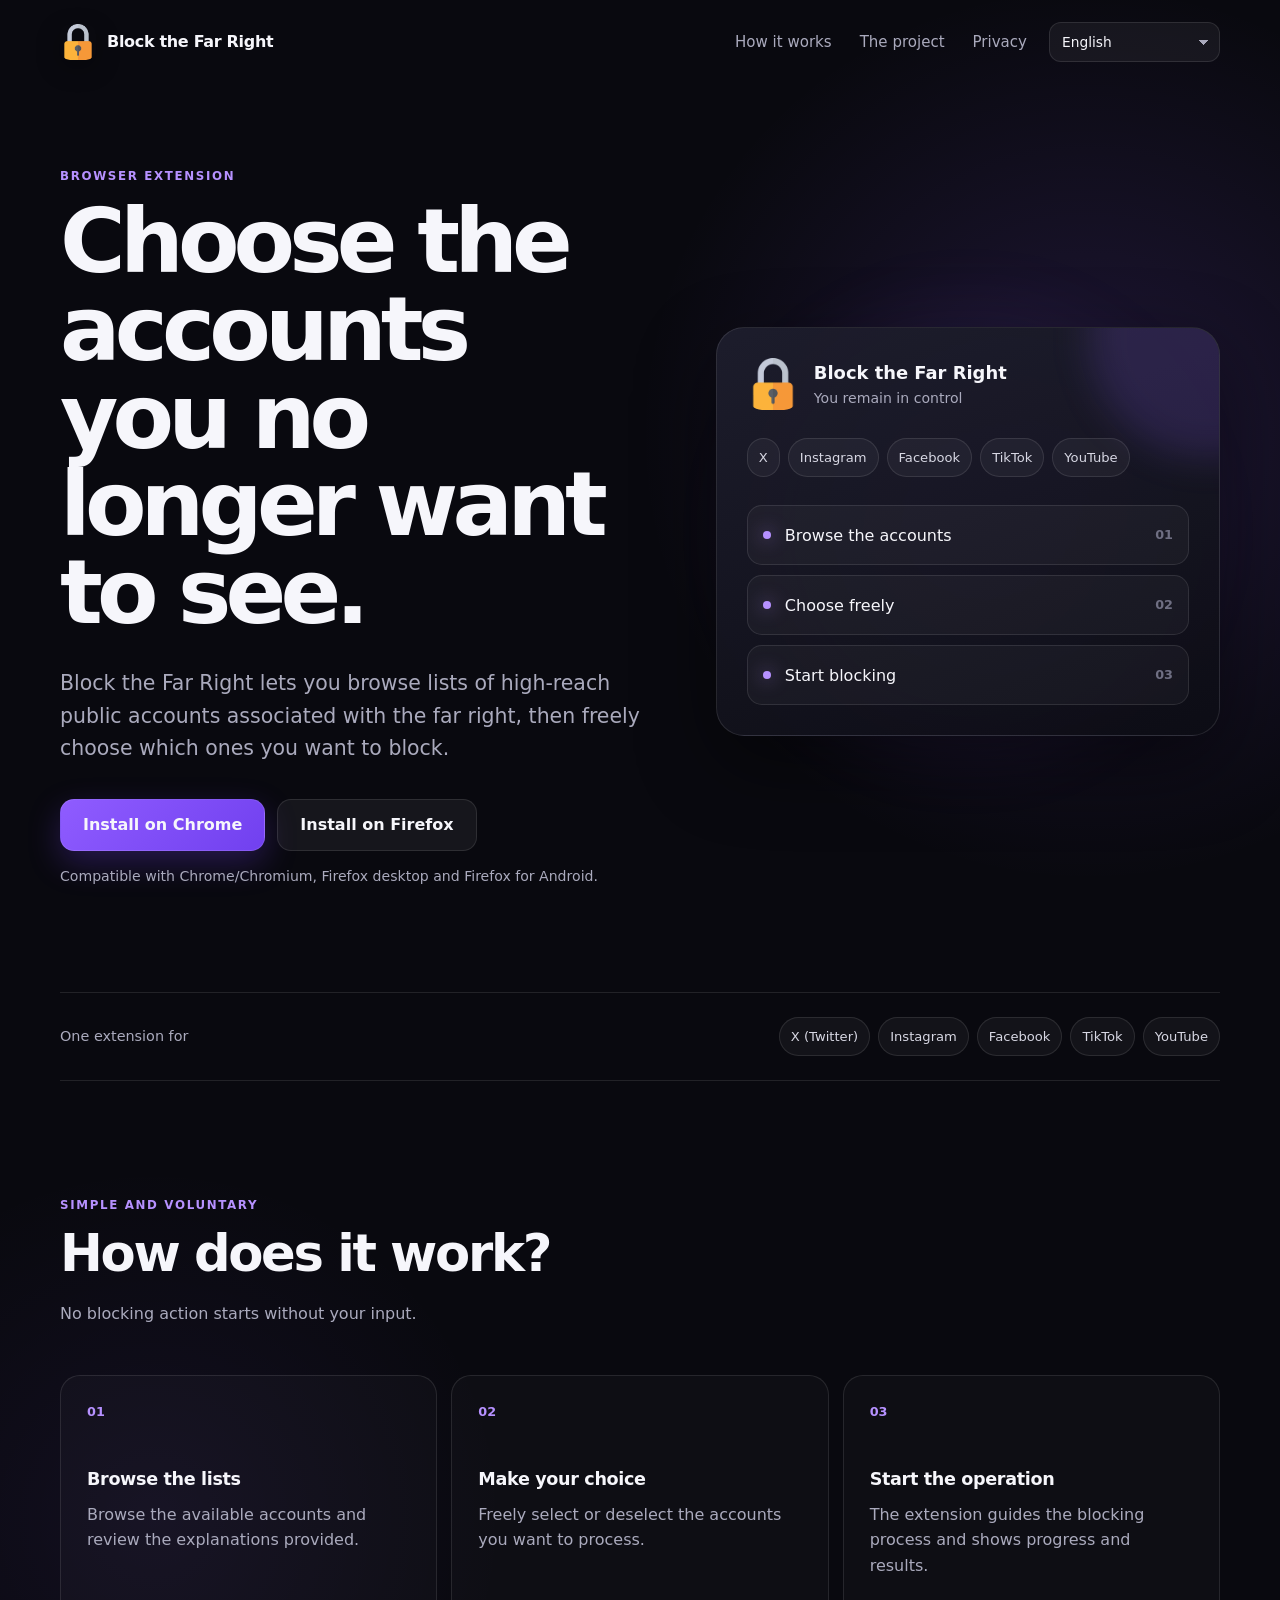
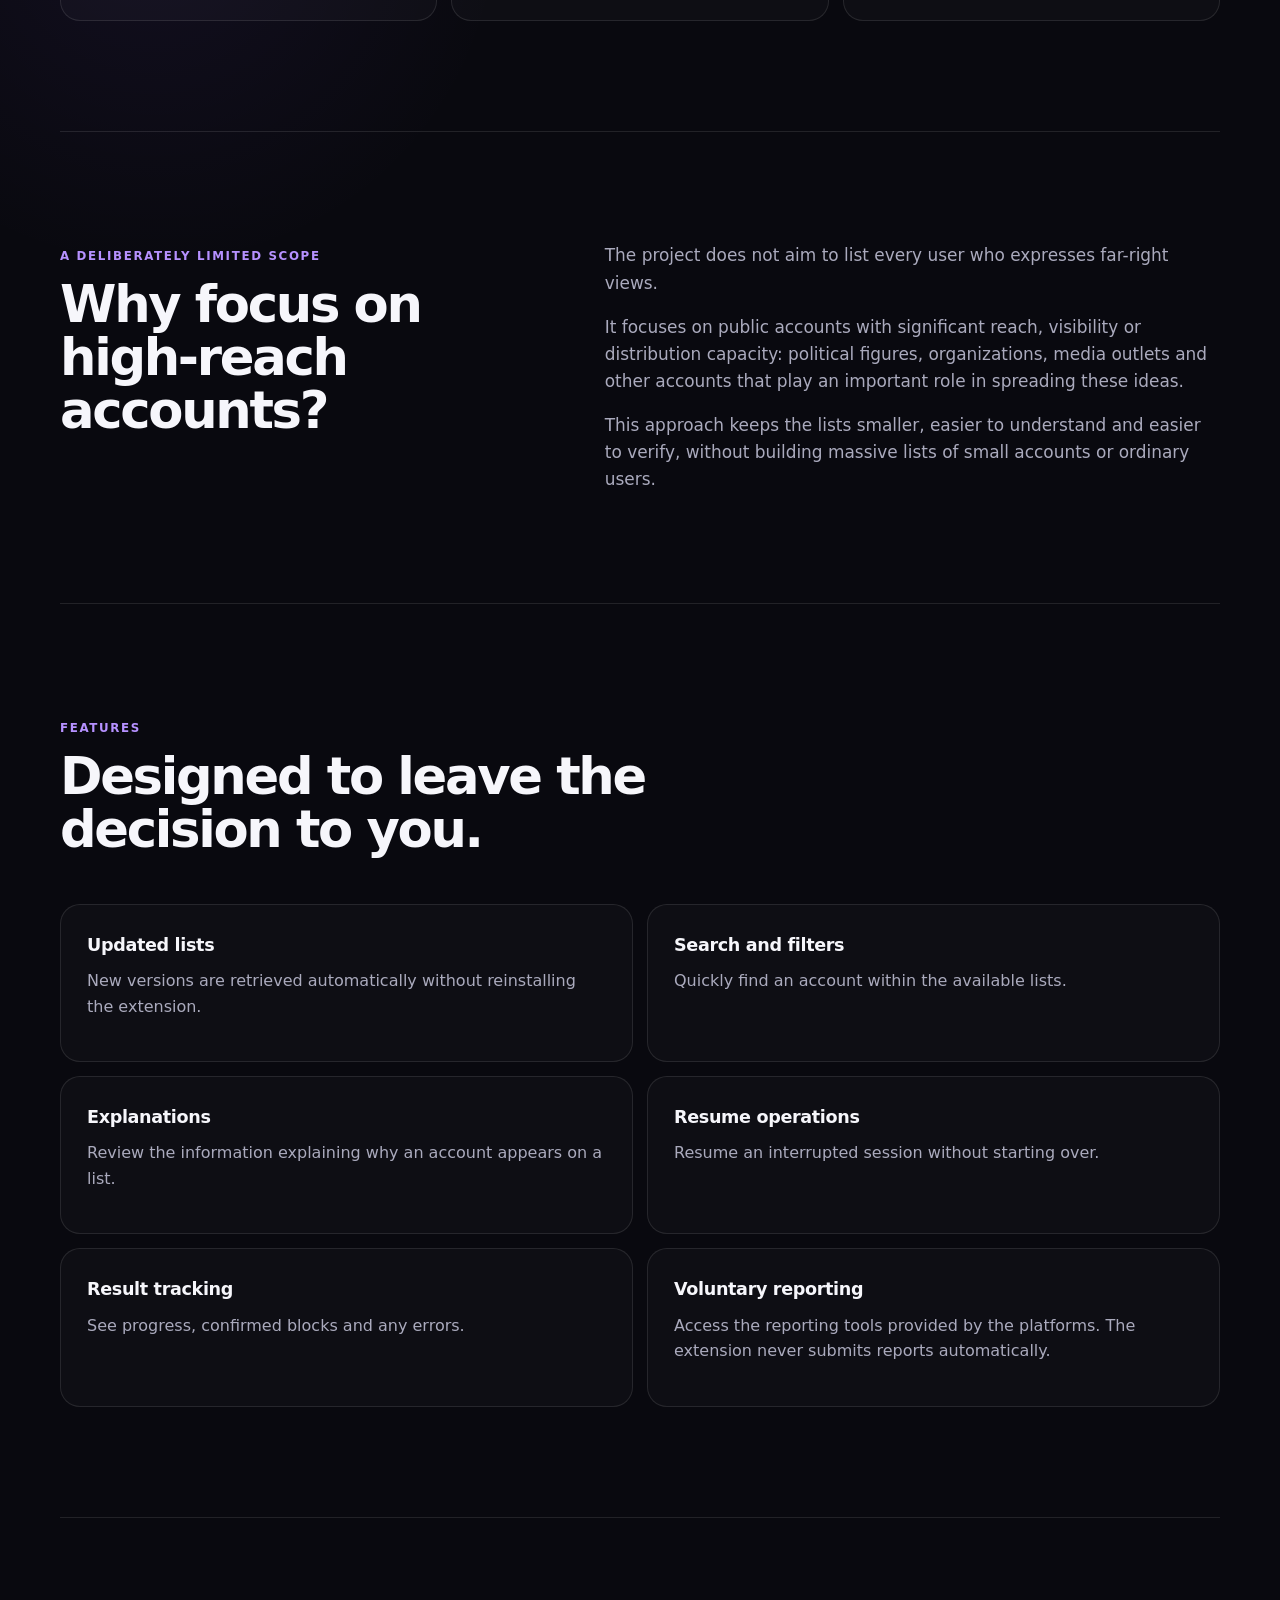
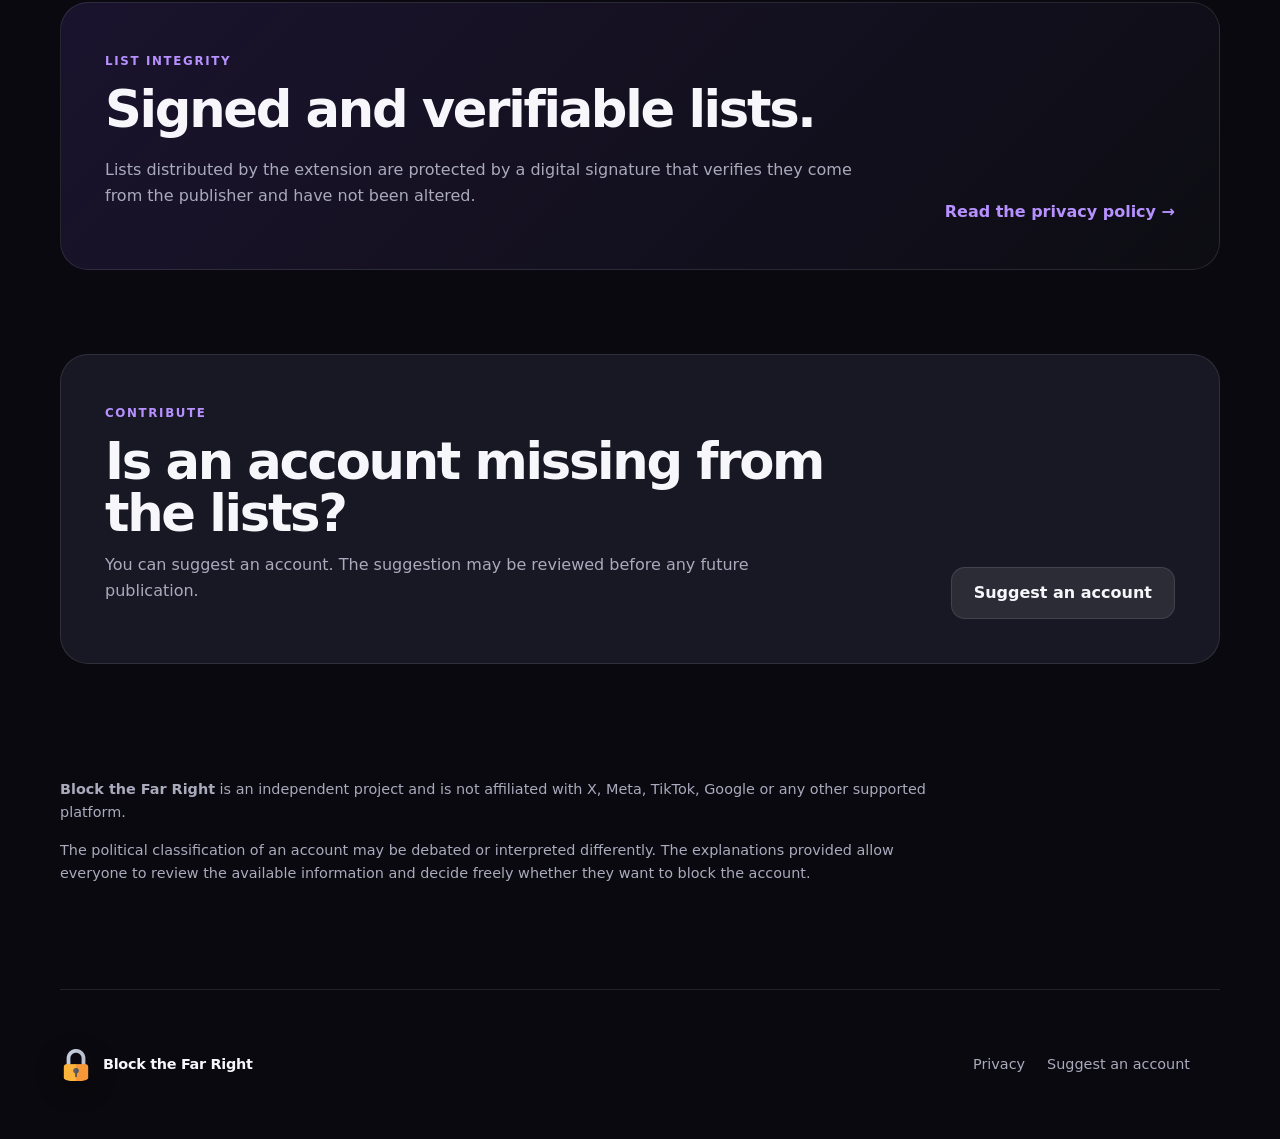
<file: index.html>
<!doctype html>
<html lang="fr">
<head>
  <meta charset="utf-8">
  <meta name="viewport" content="width=device-width, initial-scale=1">
  <meta name="theme-color" content="#0b0b12">
  <meta id="metaDescription" name="description" content="">
  <meta id="ogTitle" property="og:title" content="">
  <meta id="ogDescription" property="og:description" content="">
  <meta property="og:type" content="website">
  <meta property="og:image" content="assets/icon128.png">
  <title>Bloquons l’extrême droite</title>
  <link rel="icon" href="assets/icon128.png">
  <link rel="stylesheet" href="styles.css">
</head>
<body>
  <header class="topbar">
    <a class="brand" href="./" aria-label="Accueil">
      <img src="assets/icon128.png" alt="" width="36" height="36">
      <span data-i18n="brand">Bloquons l’extrême droite</span>
    </a>

    <div class="top-actions">
      <nav aria-label="Navigation principale">
        <a href="#fonctionnement" data-i18n="navHow">Comment ça marche</a>
        <a href="#pourquoi" data-i18n="navProject">Le projet</a>
        <a href="politique-de-confidentialite.html" data-i18n="navPrivacy" target="_blank" rel="noopener noreferrer">Confidentialité</a>
      </nav>

      <label class="language-picker">
        <span class="sr-only" data-i18n="languageLabel">Langue</span>
        <select id="languageSelect" aria-label="Langue">
          <option value="fr">Français</option>
          <option value="en">English</option>
          <option value="es">Español</option>
          <option value="de">Deutsch</option>
          <option value="it">Italiano</option>
          <option value="pt-BR">Português (Brasil)</option>
        </select>
      </label>
    </div>
  </header>

  <main>
    <section class="hero">
      <div class="hero-copy">
        <span class="eyebrow" data-i18n="heroEyebrow">Extension de navigateur</span>
        <h1 data-i18n="heroTitle">Choisissez les comptes que vous ne voulez plus voir.</h1>
        <p class="lead" data-i18n="heroLead">
          Bloquons l’extrême droite vous permet de consulter des listes de comptes publics à forte audience associés à l’extrême droite, puis de choisir librement ceux que vous souhaitez bloquer.
        </p>

        <div class="store-actions" aria-label="Télécharger l’extension">
          <a id="chromeButton" class="button primary" href="#" target="_blank" rel="noopener" data-i18n="chromeInstall">
            Installer sur Chrome
          </a>
          <a id="firefoxButton" class="button secondary" href="#" target="_blank" rel="noopener" data-i18n="firefoxInstall">
            Installer sur Firefox
          </a>
        </div>

        <p id="storeNotice" class="store-notice" hidden data-i18n="storeNotice">
          Les liens vers les stores seront ajoutés prochainement.
        </p>

        <p class="compatibility" data-i18n="compatibility">
          Compatible avec Chrome/Chromium, Firefox desktop et Firefox Android.
        </p>
      </div>

      <div class="hero-panel" aria-label="Aperçu du fonctionnement">
        <div class="app-card">
          <div class="app-card-head">
            <img src="assets/icon128.png" alt="" width="52" height="52">
            <div>
              <strong data-i18n="brand">Bloquons l’extrême droite</strong>
              <span data-i18n="controlTagline">Vous gardez le contrôle</span>
            </div>
          </div>

          <div class="platform-row" aria-label="Plateformes prises en charge">
            <span>X</span>
            <span>Instagram</span>
            <span>Facebook</span>
            <span>TikTok</span>
            <span>YouTube</span>
          </div>

          <div class="mock-list">
            <div><i></i><span data-i18n="mockBrowse">Consultez les comptes</span><b>01</b></div>
            <div><i></i><span data-i18n="mockSelect">Sélectionnez librement</span><b>02</b></div>
            <div><i></i><span data-i18n="mockBlock">Lancez le blocage</span><b>03</b></div>
          </div>
        </div>
      </div>
    </section>

    <section class="platforms" aria-label="Plateformes">
      <p data-i18n="platformsIntro">Une seule extension pour</p>
      <div>
        <span>X (Twitter)</span>
        <span>Instagram</span>
        <span>Facebook</span>
        <span>TikTok</span>
        <span>YouTube</span>
      </div>
    </section>

    <section id="fonctionnement" class="section">
      <div class="section-heading">
        <span class="eyebrow" data-i18n="howEyebrow">Simple et volontaire</span>
        <h2 data-i18n="howTitle">Comment ça marche ?</h2>
        <p data-i18n="howLead">Aucun blocage n’est lancé sans votre intervention.</p>
      </div>

      <div class="steps">
        <article>
          <span class="step-number">01</span>
          <h3 data-i18n="step1Title">Consultez les listes</h3>
          <p data-i18n="step1Text">Parcourez les comptes disponibles et consultez les justifications associées.</p>
        </article>
        <article>
          <span class="step-number">02</span>
          <h3 data-i18n="step2Title">Faites votre choix</h3>
          <p data-i18n="step2Text">Sélectionnez ou désélectionnez librement les comptes que vous souhaitez traiter.</p>
        </article>
        <article>
          <span class="step-number">03</span>
          <h3 data-i18n="step3Title">Lancez l’opération</h3>
          <p data-i18n="step3Text">L’extension vous accompagne dans le blocage et affiche la progression et les résultats.</p>
        </article>
      </div>
    </section>

    <section id="pourquoi" class="section split">
      <div>
        <span class="eyebrow" data-i18n="whyEyebrow">Un périmètre volontairement limité</span>
        <h2 data-i18n="whyTitle">Pourquoi les comptes à forte audience ?</h2>
      </div>
      <div class="prose">
        <p data-i18n="whyP1">Le projet ne cherche pas à répertorier tous les utilisateurs partageant des opinions d’extrême droite.</p>
        <p data-i18n="whyP2">Il se concentre sur des comptes publics disposant d’une audience, d’une visibilité ou d’une capacité de diffusion importante : personnalités politiques, organisations, médias et autres comptes jouant un rôle important dans la diffusion de ces idées.</p>
        <p data-i18n="whyP3">Ce choix permet de conserver des listes plus limitées, compréhensibles et vérifiables, sans constituer de listes massives de petits comptes ou d’utilisateurs ordinaires.</p>
      </div>
    </section>

    <section class="section features">
      <div class="section-heading">
        <span class="eyebrow" data-i18n="featuresEyebrow">Fonctionnalités</span>
        <h2 data-i18n="featuresTitle">Conçu pour vous laisser la décision.</h2>
      </div>

      <div class="feature-grid">
        <article>
          <h3 data-i18n="feature1Title">Listes actualisées</h3>
          <p data-i18n="feature1Text">Les nouvelles versions sont récupérées automatiquement sans réinstaller l’extension.</p>
        </article>
        <article>
          <h3 data-i18n="feature2Title">Recherche et filtres</h3>
          <p data-i18n="feature2Text">Retrouvez rapidement un compte dans les listes disponibles.</p>
        </article>
        <article>
          <h3 data-i18n="feature3Title">Justifications</h3>
          <p data-i18n="feature3Text">Consultez les informations expliquant pourquoi un compte figure dans une liste.</p>
        </article>
        <article>
          <h3 data-i18n="feature4Title">Reprise des opérations</h3>
          <p data-i18n="feature4Text">Une session interrompue peut être reprise sans recommencer depuis le début.</p>
        </article>
        <article>
          <h3 data-i18n="feature5Title">Suivi des résultats</h3>
          <p data-i18n="feature5Text">Visualisez la progression, les blocages confirmés et les éventuelles erreurs.</p>
        </article>
        <article>
          <h3 data-i18n="feature6Title">Signalement volontaire</h3>
          <p data-i18n="feature6Text">Accédez aux outils de signalement des plateformes. Aucun signalement n’est envoyé automatiquement.</p>
        </article>
      </div>
    </section>

    <section class="trust">
      <div>
        <span class="eyebrow" data-i18n="trustEyebrow">Intégrité des listes</span>
        <h2 data-i18n="trustTitle">Des listes signées et vérifiables.</h2>
        <p data-i18n="trustText">Les listes distribuées par l’extension sont protégées par une signature numérique permettant de vérifier qu’elles proviennent bien de l’éditeur et qu’elles n’ont pas été modifiées.</p>
      </div>
      <a class="text-link" href="politique-de-confidentialite.html" data-i18n="privacyLink">Consulter la politique de confidentialité →</a>
    </section>

    <section class="cta">
      <div>
        <span class="eyebrow" data-i18n="ctaEyebrow">Participer</span>
        <h2 data-i18n="ctaTitle">Un compte manque dans les listes ?</h2>
        <p data-i18n="ctaText">Vous pouvez proposer un compte. La proposition pourra être examinée avant une éventuelle publication.</p>
      </div>
      <a class="button secondary light" href="https://forms.gle/TBN1RXRQv9doNbs39" target="_blank" rel="noopener noreferrer" data-i18n="ctaButton">
        Proposer un compte
      </a>
    </section>

    <section class="disclaimer">
      <p data-i18n="disclaimer1"><strong>Bloquons l’extrême droite</strong> est un projet indépendant, sans affiliation avec X, Meta, TikTok, Google ou les autres plateformes prises en charge.</p>
      <p data-i18n="disclaimer2">La classification politique d’un compte peut faire l’objet de débats ou d’interprétations différentes. Les justifications fournies permettent à chacun d’examiner les informations disponibles et de décider librement s’il souhaite bloquer le compte concerné.</p>
    </section>
  </main>

  <footer>
    <div class="brand footer-brand">
      <img src="assets/icon128.png" alt="" width="32" height="32">
      <span data-i18n="brand">Bloquons l’extrême droite</span>
    </div>
    <div class="footer-links">
      <a href="politique-de-confidentialite.html" data-i18n="navPrivacy" target="_blank" rel="noopener noreferrer">Confidentialité</a>
      <a href="https://forms.gle/TBN1RXRQv9doNbs39" target="_blank" rel="noopener noreferrer" data-i18n="ctaButton">Proposer un compte</a>
    </div>
  </footer>

  <script src="i18n.js"></script>
  <script src="config.js"></script>
</body>
</html>
</file>
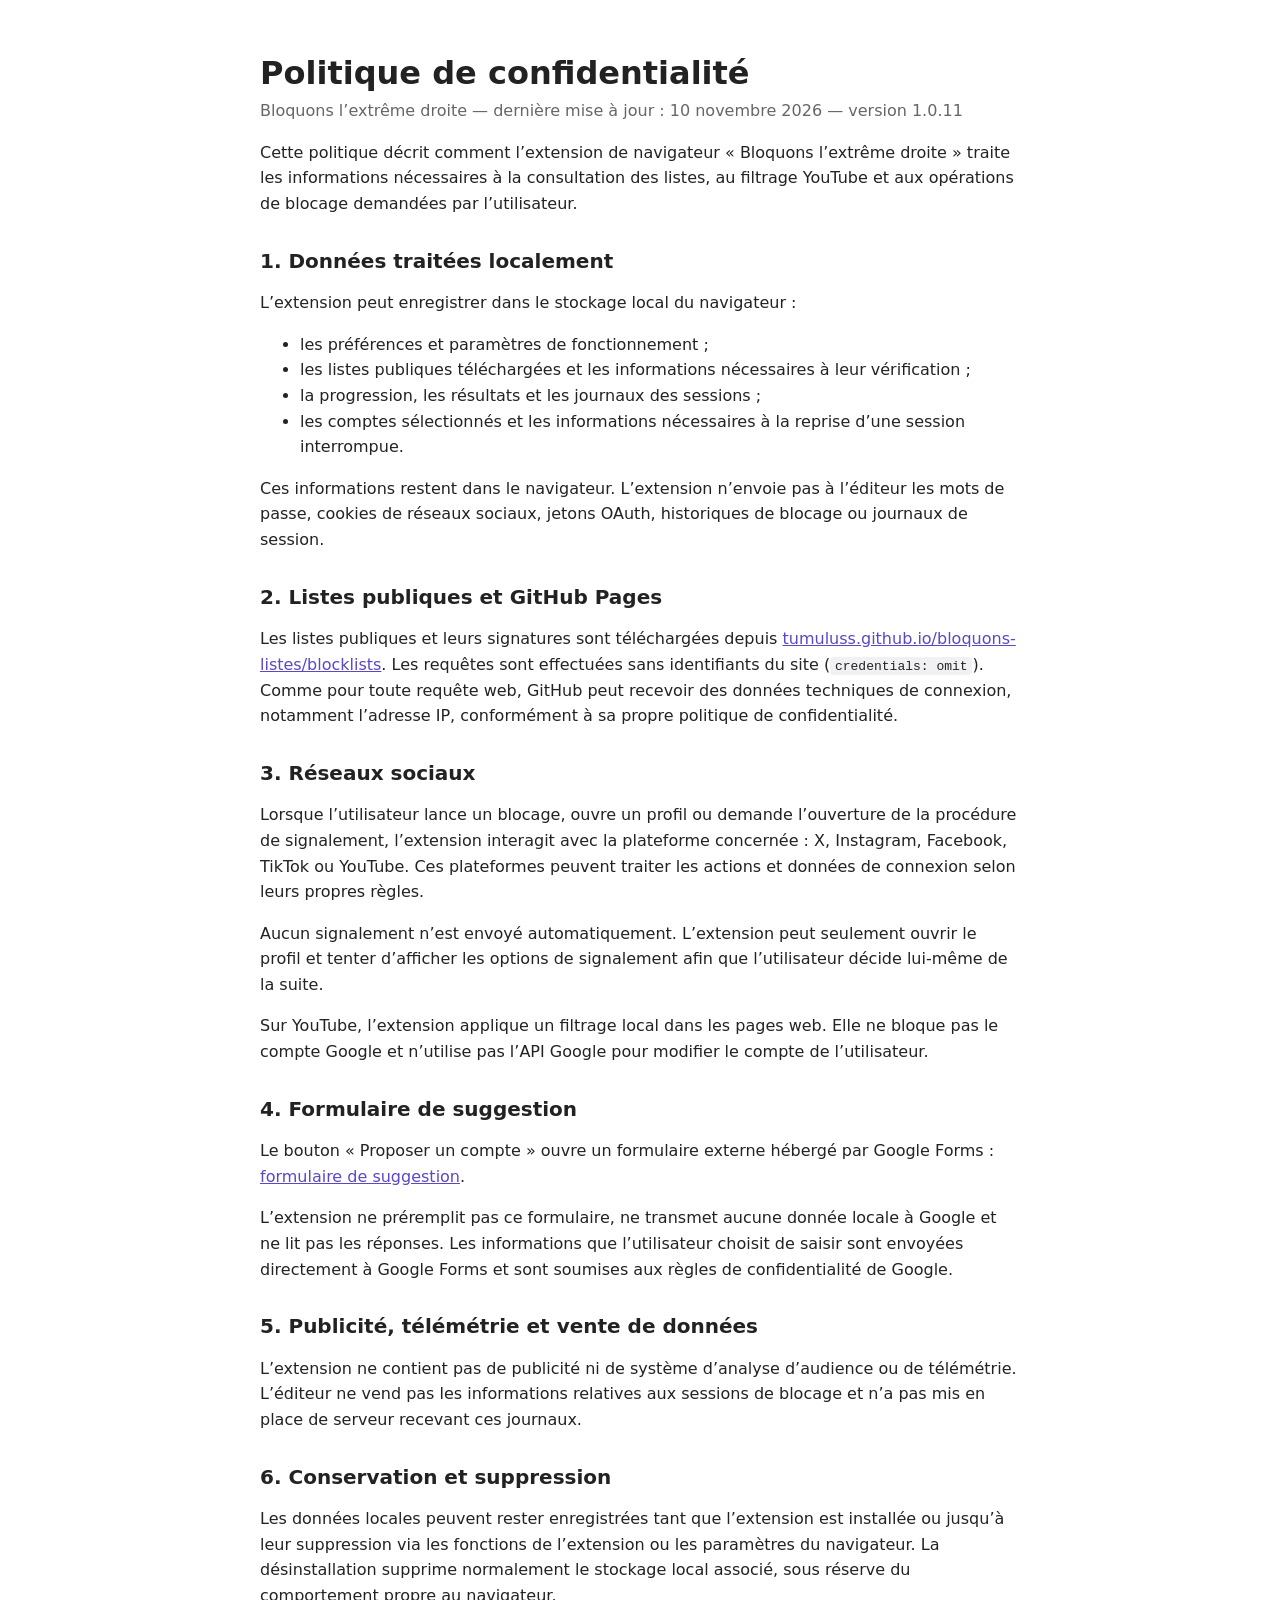
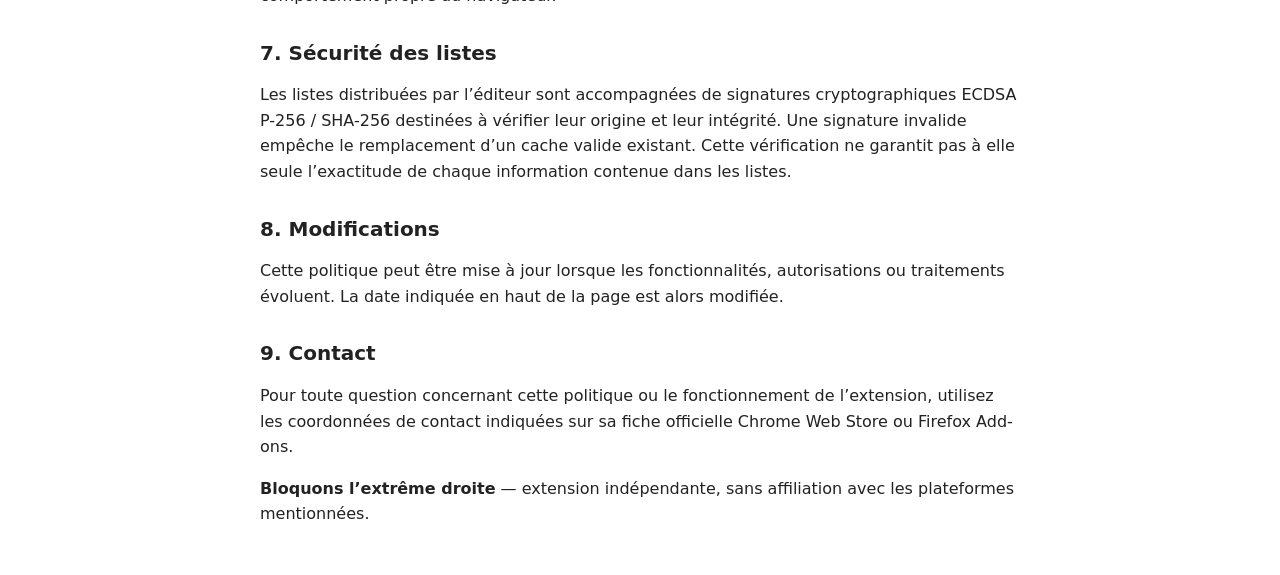
<file: politique-de-confidentialite.html>
<!doctype html>
<html lang="fr">
<head>
  <meta charset="utf-8">
  <meta name="viewport" content="width=device-width,initial-scale=1">
  <title>Politique de confidentialité — Bloquons l’extrême droite</title>
  <meta name="description" content="Politique de confidentialité de l’extension Bloquons l’extrême droite.">
  <style>
    :root{color-scheme:light dark;font-family:system-ui,-apple-system,BlinkMacSystemFont,"Segoe UI",sans-serif;line-height:1.6}
    body{max-width:760px;margin:0 auto;padding:32px 20px;color:#222;background:#fff}
    h1,h2{line-height:1.25}h1{font-size:2rem;margin-bottom:.3rem}h2{margin-top:2rem;font-size:1.25rem}
    .meta{color:#666;margin-top:0}a{color:#5d46c7}code{background:#f1f1f3;padding:.1rem .3rem;border-radius:.25rem}
    @media(prefers-color-scheme:dark){body{color:#f2f2f4;background:#17171b}.meta{color:#aaa}a{color:#b7a8ff}code{background:#2a2a31}}
  </style>
</head>
<body>
  <h1>Politique de confidentialité</h1>
  <p class="meta">Bloquons l’extrême droite — dernière mise à jour : 10 novembre 2026 — version 1.0.11</p>

  <p>Cette politique décrit comment l’extension de navigateur « Bloquons l’extrême droite » traite les informations nécessaires à la consultation des listes, au filtrage YouTube et aux opérations de blocage demandées par l’utilisateur.</p>

  <h2>1. Données traitées localement</h2>
  <p>L’extension peut enregistrer dans le stockage local du navigateur :</p>
  <ul>
    <li>les préférences et paramètres de fonctionnement ;</li>
    <li>les listes publiques téléchargées et les informations nécessaires à leur vérification ;</li>
    <li>la progression, les résultats et les journaux des sessions ;</li>
    <li>les comptes sélectionnés et les informations nécessaires à la reprise d’une session interrompue.</li>
  </ul>
  <p>Ces informations restent dans le navigateur. L’extension n’envoie pas à l’éditeur les mots de passe, cookies de réseaux sociaux, jetons OAuth, historiques de blocage ou journaux de session.</p>

  <h2>2. Listes publiques et GitHub Pages</h2>
  <p>Les listes publiques et leurs signatures sont téléchargées depuis <a href="https://tumuluss.github.io/bloquons-listes/blocklists/" rel="noopener noreferrer">tumuluss.github.io/bloquons-listes/blocklists</a>. Les requêtes sont effectuées sans identifiants du site (<code>credentials: omit</code>). Comme pour toute requête web, GitHub peut recevoir des données techniques de connexion, notamment l’adresse IP, conformément à sa propre politique de confidentialité.</p>

  <h2>3. Réseaux sociaux</h2>
  <p>Lorsque l’utilisateur lance un blocage, ouvre un profil ou demande l’ouverture de la procédure de signalement, l’extension interagit avec la plateforme concernée : X, Instagram, Facebook, TikTok ou YouTube. Ces plateformes peuvent traiter les actions et données de connexion selon leurs propres règles.</p>
  <p>Aucun signalement n’est envoyé automatiquement. L’extension peut seulement ouvrir le profil et tenter d’afficher les options de signalement afin que l’utilisateur décide lui-même de la suite.</p>
  <p>Sur YouTube, l’extension applique un filtrage local dans les pages web. Elle ne bloque pas le compte Google et n’utilise pas l’API Google pour modifier le compte de l’utilisateur.</p>

  <h2>4. Formulaire de suggestion</h2>
  <p>Le bouton « Proposer un compte » ouvre un formulaire externe hébergé par Google Forms : <a href="https://forms.gle/TBN1RXRQv9doNbs39" rel="noopener noreferrer">formulaire de suggestion</a>.</p>
  <p>L’extension ne préremplit pas ce formulaire, ne transmet aucune donnée locale à Google et ne lit pas les réponses. Les informations que l’utilisateur choisit de saisir sont envoyées directement à Google Forms et sont soumises aux règles de confidentialité de Google.</p>

  <h2>5. Publicité, télémétrie et vente de données</h2>
  <p>L’extension ne contient pas de publicité ni de système d’analyse d’audience ou de télémétrie. L’éditeur ne vend pas les informations relatives aux sessions de blocage et n’a pas mis en place de serveur recevant ces journaux.</p>

  <h2>6. Conservation et suppression</h2>
  <p>Les données locales peuvent rester enregistrées tant que l’extension est installée ou jusqu’à leur suppression via les fonctions de l’extension ou les paramètres du navigateur. La désinstallation supprime normalement le stockage local associé, sous réserve du comportement propre au navigateur.</p>

  <h2>7. Sécurité des listes</h2>
  <p>Les listes distribuées par l’éditeur sont accompagnées de signatures cryptographiques ECDSA P-256 / SHA-256 destinées à vérifier leur origine et leur intégrité. Une signature invalide empêche le remplacement d’un cache valide existant. Cette vérification ne garantit pas à elle seule l’exactitude de chaque information contenue dans les listes.</p>

  <h2>8. Modifications</h2>
  <p>Cette politique peut être mise à jour lorsque les fonctionnalités, autorisations ou traitements évoluent. La date indiquée en haut de la page est alors modifiée.</p>

  <h2>9. Contact</h2>
  <p>Pour toute question concernant cette politique ou le fonctionnement de l’extension, utilisez les coordonnées de contact indiquées sur sa fiche officielle Chrome Web Store ou Firefox Add-ons.</p>

  <p><strong>Bloquons l’extrême droite</strong> — extension indépendante, sans affiliation avec les plateformes mentionnées.</p>
</body>
</html>
</file>
<file: styles.css>
:root {
  color-scheme: dark;
  --bg: #09090f;
  --surface: #11111a;
  --surface-2: #181824;
  --border: rgba(255,255,255,.10);
  --text: #f6f6fb;
  --muted: #aaaabd;
  --accent: #8f5cff;
  --accent-2: #b691ff;
  --accent-soft: rgba(143,92,255,.16);
  --max: 1160px;
  font-family: Inter, ui-sans-serif, system-ui, -apple-system, BlinkMacSystemFont, "Segoe UI", sans-serif;
}

* { box-sizing: border-box; }
html { scroll-behavior: smooth; }
body {
  margin: 0;
  background:
    radial-gradient(circle at 85% 10%, rgba(143,92,255,.16), transparent 28rem),
    radial-gradient(circle at 12% 35%, rgba(143,92,255,.07), transparent 22rem),
    var(--bg);
  color: var(--text);
  line-height: 1.6;
}

a { color: inherit; text-decoration: none; }
img { display: block; }
button, a { -webkit-tap-highlight-color: transparent; }

.topbar,
main,
footer {
  width: min(calc(100% - 40px), var(--max));
  margin-inline: auto;
}

.topbar {
  min-height: 84px;
  display: flex;
  align-items: center;
  justify-content: space-between;
  gap: 24px;
}

.brand {
  display: inline-flex;
  align-items: center;
  gap: 11px;
  font-weight: 750;
  letter-spacing: -.02em;
}

.brand img {
  border-radius: 10px;
  box-shadow: 0 8px 24px rgba(0,0,0,.3);
}

nav {
  display: flex;
  gap: 28px;
  color: var(--muted);
  font-size: .94rem;
}

nav a:hover,
.footer-links a:hover { color: var(--text); }

.hero {
  min-height: 680px;
  display: grid;
  grid-template-columns: 1.08fr .92fr;
  align-items: center;
  gap: 64px;
  padding: 78px 0 90px;
}

.eyebrow {
  display: inline-block;
  color: var(--accent-2);
  text-transform: uppercase;
  letter-spacing: .14em;
  font-size: .74rem;
  font-weight: 800;
  margin-bottom: 12px;
}

h1, h2, h3, p { margin-top: 0; }
h1 {
  max-width: 740px;
  font-size: clamp(3rem, 7vw, 6rem);
  line-height: .98;
  letter-spacing: -.065em;
  margin-bottom: 30px;
}

h2 {
  font-size: clamp(2.1rem, 4vw, 3.7rem);
  line-height: 1.03;
  letter-spacing: -.045em;
  margin-bottom: 22px;
}

h3 {
  font-size: 1.1rem;
  letter-spacing: -.02em;
  margin-bottom: 9px;
}

.lead {
  max-width: 690px;
  font-size: clamp(1.08rem, 2vw, 1.28rem);
  color: var(--muted);
}

.store-actions {
  display: flex;
  flex-wrap: wrap;
  gap: 12px;
  margin-top: 34px;
}

.button {
  min-height: 52px;
  display: inline-flex;
  align-items: center;
  justify-content: center;
  padding: 0 22px;
  border-radius: 14px;
  border: 1px solid var(--border);
  font-weight: 760;
  transition: transform .18s ease, border-color .18s ease, background .18s ease;
}

.button:hover {
  transform: translateY(-2px);
  border-color: rgba(255,255,255,.22);
}

.button.primary {
  background: linear-gradient(135deg, var(--accent), #7140ef);
  box-shadow: 0 12px 32px rgba(116,65,240,.28);
}

.button.secondary { background: rgba(255,255,255,.055); }
.button.light { background: rgba(255,255,255,.09); }

.button.is-disabled {
  opacity: .55;
  cursor: default;
  pointer-events: none;
  transform: none;
}

.store-notice,
.compatibility {
  color: var(--muted);
  font-size: .88rem;
  margin-top: 14px;
}

.hero-panel {
  position: relative;
}

.hero-panel::before {
  content: "";
  position: absolute;
  inset: -50px;
  background: radial-gradient(circle, rgba(143,92,255,.24), transparent 67%);
  filter: blur(24px);
  pointer-events: none;
}

.app-card {
  position: relative;
  border: 1px solid var(--border);
  border-radius: 28px;
  padding: 30px;
  background: linear-gradient(160deg, rgba(30,30,45,.95), rgba(13,13,21,.95));
  box-shadow: 0 28px 80px rgba(0,0,0,.45);
  overflow: hidden;
}

.app-card::after {
  content: "";
  position: absolute;
  width: 240px;
  height: 240px;
  border-radius: 50%;
  background: var(--accent-soft);
  right: -110px;
  top: -110px;
  filter: blur(18px);
}

.app-card-head {
  display: flex;
  align-items: center;
  gap: 15px;
  position: relative;
  z-index: 1;
}

.app-card-head img { border-radius: 15px; }
.app-card-head div { display: grid; }
.app-card-head strong { font-size: 1.12rem; }
.app-card-head span { color: var(--muted); font-size: .88rem; }

.platform-row {
  display: flex;
  flex-wrap: wrap;
  gap: 8px;
  margin: 28px 0;
}

.platform-row span,
.platforms span {
  border: 1px solid var(--border);
  background: rgba(255,255,255,.045);
  border-radius: 999px;
  padding: 8px 11px;
  color: #d7d7e3;
  font-size: .82rem;
}

.mock-list { display: grid; gap: 10px; }
.mock-list > div {
  min-height: 60px;
  display: grid;
  grid-template-columns: 10px 1fr auto;
  align-items: center;
  gap: 12px;
  border: 1px solid var(--border);
  border-radius: 15px;
  padding: 0 15px;
  background: rgba(255,255,255,.035);
}
.mock-list i {
  width: 8px; height: 8px; border-radius: 50%;
  background: var(--accent-2);
  box-shadow: 0 0 18px rgba(182,145,255,.7);
}
.mock-list b { color: #6f6f83; font-size: .8rem; }

.platforms {
  border-block: 1px solid var(--border);
  padding: 24px 0;
  display: flex;
  align-items: center;
  justify-content: space-between;
  gap: 24px;
}
.platforms p { color: var(--muted); margin: 0; font-size: .9rem; }
.platforms div { display: flex; flex-wrap: wrap; gap: 8px; justify-content: flex-end; }

.section {
  padding: 110px 0;
  border-bottom: 1px solid var(--border);
}

.section-heading {
  max-width: 700px;
  margin-bottom: 48px;
}
.section-heading p,
.prose p,
.steps p,
.feature-grid p,
.trust p,
.cta p,
.disclaimer p {
  color: var(--muted);
}

.steps,
.feature-grid {
  display: grid;
  grid-template-columns: repeat(3, 1fr);
  gap: 14px;
}

.steps article,
.feature-grid article {
  border: 1px solid var(--border);
  background: rgba(255,255,255,.025);
  border-radius: 20px;
  padding: 26px;
}

.step-number {
  display: block;
  color: var(--accent-2);
  font-weight: 800;
  font-size: .8rem;
  margin-bottom: 42px;
}

.split {
  display: grid;
  grid-template-columns: .85fr 1.15fr;
  gap: 90px;
}

.prose {
  font-size: 1.06rem;
}
.prose p:last-child { margin-bottom: 0; }

.feature-grid {
  grid-template-columns: repeat(2, 1fr);
}

.trust,
.cta {
  margin: 84px 0;
  border-radius: 28px;
  border: 1px solid var(--border);
  padding: 44px;
  display: flex;
  align-items: flex-end;
  justify-content: space-between;
  gap: 40px;
}

.trust {
  background: linear-gradient(135deg, rgba(143,92,255,.13), rgba(255,255,255,.02));
}
.trust > div { max-width: 760px; }

.text-link {
  color: var(--accent-2);
  font-weight: 750;
  white-space: nowrap;
}

.cta {
  background: var(--surface-2);
}
.cta > div { max-width: 720px; }
.cta h2 { margin-bottom: 12px; }

.disclaimer {
  max-width: 880px;
  padding: 30px 0 90px;
  font-size: .9rem;
}

footer {
  min-height: 150px;
  border-top: 1px solid var(--border);
  display: grid;
  grid-template-columns: 1fr auto auto;
  align-items: center;
  gap: 30px;
  color: var(--muted);
  font-size: .9rem;
}
.footer-links { display: flex; gap: 22px; }
.footer-brand { color: var(--text); }

@media (max-width: 850px) {
  .topbar nav { display: none; }
  .hero {
    grid-template-columns: 1fr;
    min-height: auto;
    gap: 56px;
    padding: 64px 0 72px;
  }
  h1 { font-size: clamp(3.1rem, 14vw, 5.2rem); }
  .hero-panel { max-width: 620px; }
  .platforms { align-items: flex-start; flex-direction: column; }
  .platforms div { justify-content: flex-start; }
  .split { grid-template-columns: 1fr; gap: 24px; }
  .steps { grid-template-columns: 1fr; }
  .trust, .cta { align-items: flex-start; flex-direction: column; }
  footer { grid-template-columns: 1fr; padding: 35px 0; }
}

@media (max-width: 600px) {
  .topbar,
  main,
  footer { width: min(calc(100% - 28px), var(--max)); }

  .topbar { min-height: 72px; }
  .brand span { font-size: .9rem; }
  .hero { padding-top: 48px; }
  h1 { letter-spacing: -.055em; }
  .store-actions { display: grid; }
  .button { width: 100%; }
  .app-card { padding: 20px; border-radius: 22px; }
  .section { padding: 78px 0; }
  .feature-grid { grid-template-columns: 1fr; }
  .trust, .cta { padding: 28px; border-radius: 22px; margin: 50px 0; }
  .footer-links { flex-direction: column; gap: 8px; }
}


.top-actions {
  display: flex;
  align-items: center;
  gap: 22px;
}

.language-picker select {
  appearance: none;
  border: 1px solid var(--border);
  background: rgba(255,255,255,.05);
  color: var(--text);
  border-radius: 12px;
  min-height: 40px;
  padding: 0 34px 0 12px;
  font: inherit;
  font-size: .86rem;
  cursor: pointer;
  background-image:
    linear-gradient(45deg, transparent 50%, var(--muted) 50%),
    linear-gradient(135deg, var(--muted) 50%, transparent 50%);
  background-position:
    calc(100% - 15px) 17px,
    calc(100% - 10px) 17px;
  background-size: 5px 5px, 5px 5px;
  background-repeat: no-repeat;
}

.language-picker select:focus {
  outline: 2px solid var(--accent);
  outline-offset: 2px;
}

.sr-only {
  position: absolute;
  width: 1px;
  height: 1px;
  padding: 0;
  margin: -1px;
  overflow: hidden;
  clip: rect(0,0,0,0);
  white-space: nowrap;
  border: 0;
}

@media (max-width: 850px) {
  .top-actions { gap: 10px; }
}

@media (max-width: 600px) {
  .brand span { max-width: 170px; }
  .language-picker select {
    min-height: 38px;
    max-width: 150px;
  }
}
</file>
